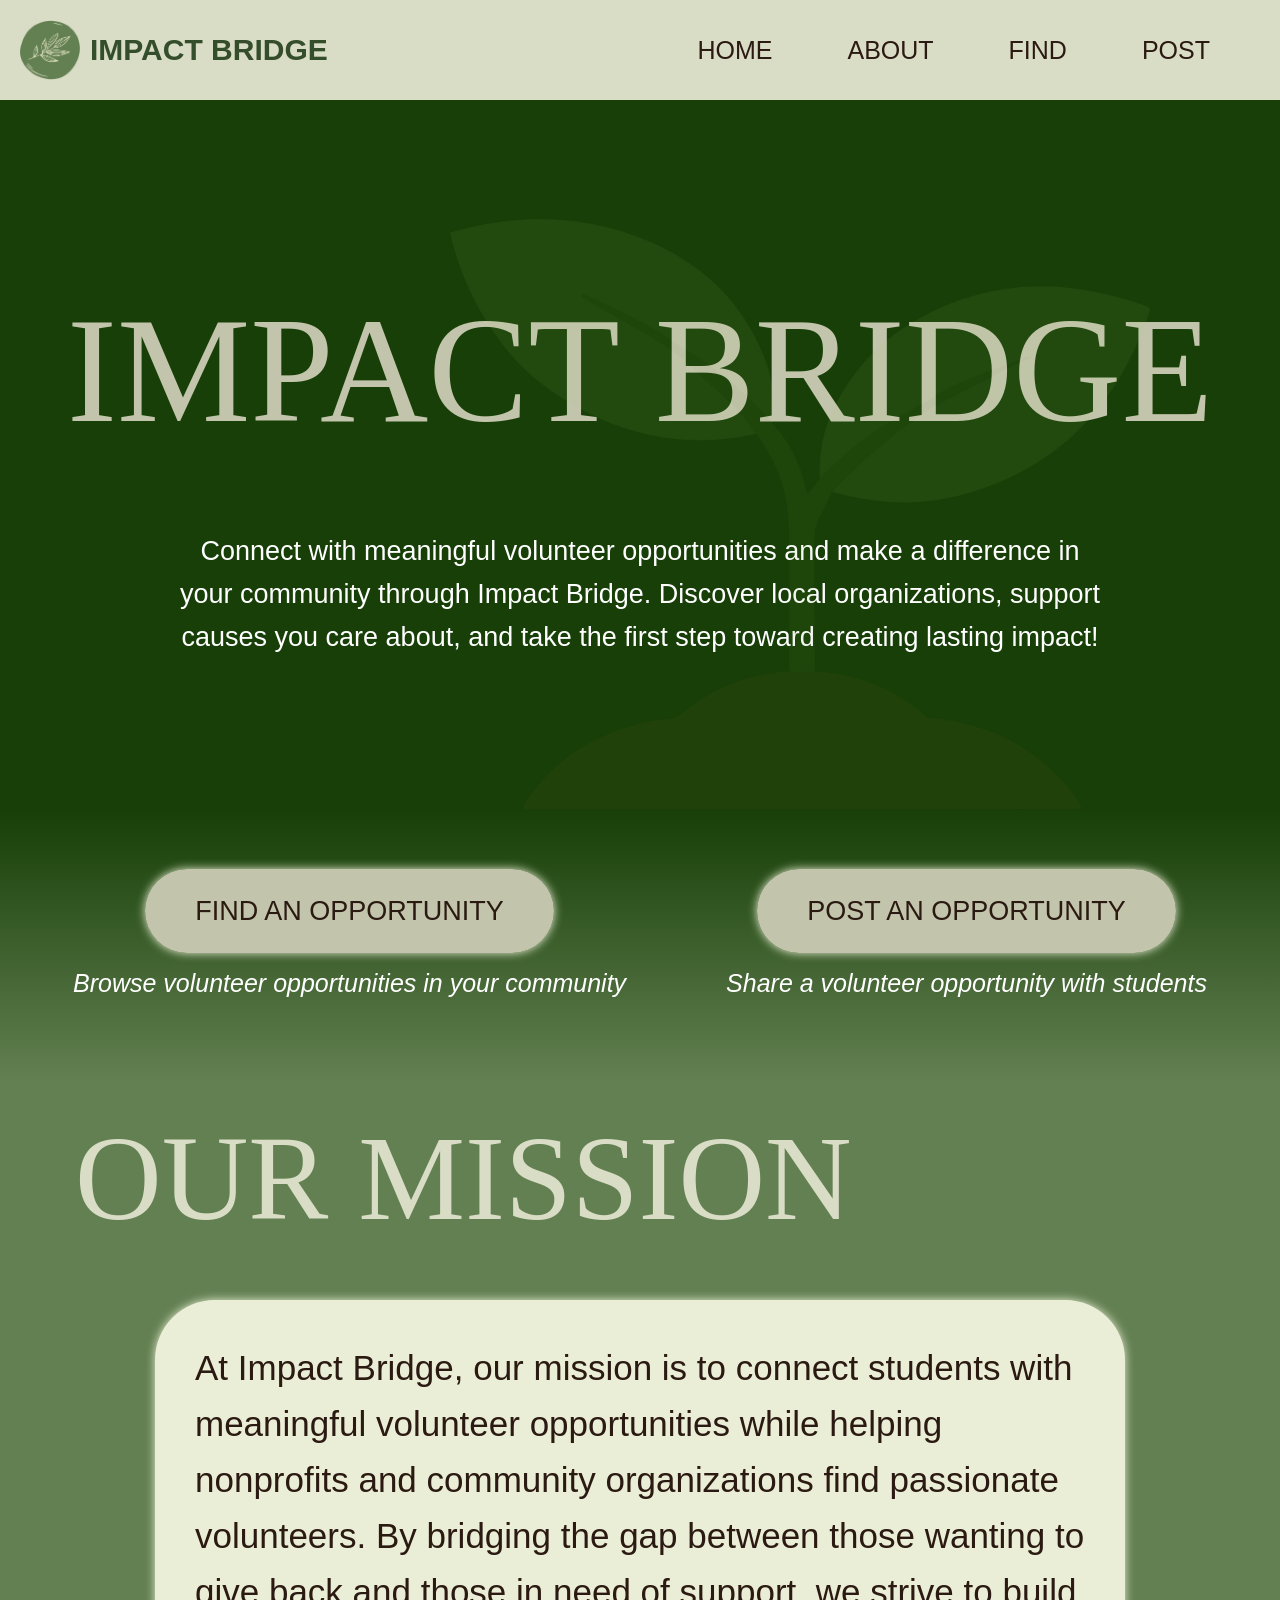
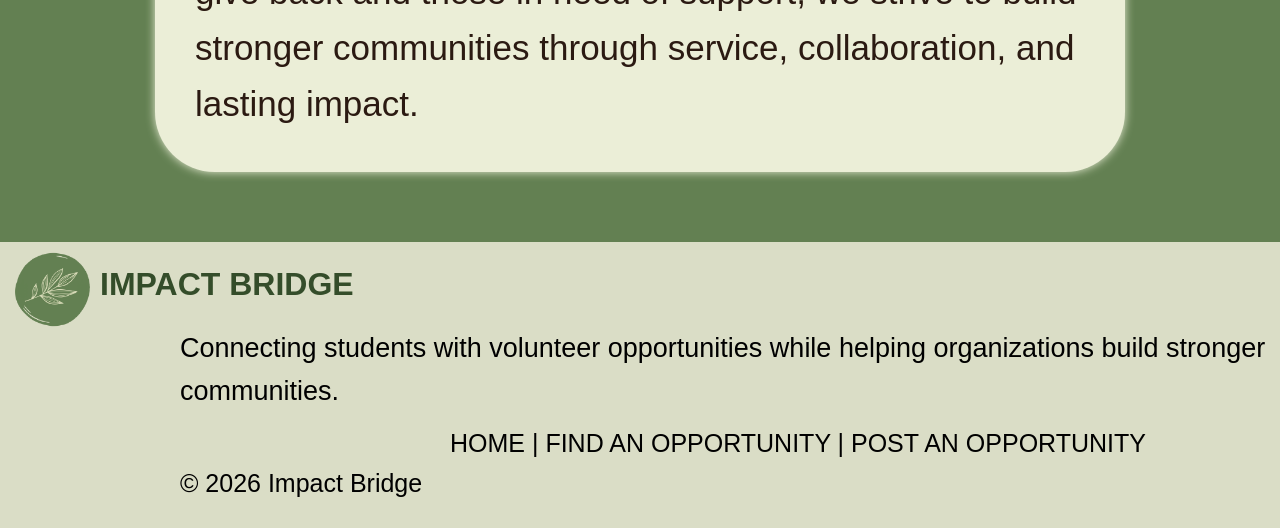
<file: index.html>
<!DOCTYPE html>
<html lang="en">
<head>
  <meta charset="UTF-8">
  <meta name="viewport" content="width=device-width, initial-scale=1.0">
  <meta name="google-site-verification" content="3zeLHT1XRuhRYNy5u2KgGJaIWoUIBS2D9ENFiYF3Nto" />
  <title>Impact Bridge | Student Volunteer Opportunities</title>
  <meta name="description"
  content="Impact Bridge connects students with meaningful volunteer opportunities while helping local nonprofits find passionate student volunteers.">
  <link rel="icon" type="image/png" href="assets/logo.png">
  <link rel="stylesheet" href="style.css">
</head>
<body>

  <nav>
    <navL>
      <img src="assets/logo.png">
      <p class="logo-text">IMPACT BRIDGE</p>
    </navL>
    <navR>
    <a class="nav-link" href="index.html">HOME</a>
    <a class="nav-link" href = "about.html">ABOUT</a>
    <a class="nav-link" href="opportunities.html">FIND</a>
    <a class="nav-link" href="post.html">POST</a>
    </navR>
  </nav>

  <section class = "hero">
    <img class = "leaf" src="assets/leaf.png">
    <h1 class="hero-title">IMPACT BRIDGE</h1>
    <p class="hero-text">Connect with meaningful volunteer opportunities and make a difference in your
    community through Impact Bridge. Discover local organizations, support causes you
    care about, and take the first step toward creating lasting impact!</p>
  </section>

  <section class = "action-section">
    <div class = "action-card">
      <a class="action-button" href="opportunities.html">FIND AN OPPORTUNITY</a>
      <p class="button-desc">Browse volunteer opportunities in your community</p>
    </div>

    <div class = "action-card">
      <a class="action-button" href="post.html">POST AN OPPORTUNITY</a>
      <p class="button-desc">Share a volunteer opportunity with students</p>
    </div>
  </section>

  <script src="script.js"></script>

  <section class = "mission-section">
    <p class = "mission-title">OUR MISSION</p>
    <p class = "mission-text">At Impact Bridge, our mission is to connect students with
    meaningful volunteer opportunities while helping nonprofits and
    community organizations find passionate volunteers. By bridging
    the gap between those wanting to give back and those in need of
    support, we strive to build stronger communities through service,
    collaboration, and lasting impact.</p>
  </section>

  <section class = "footer">
    <div class = "footer-logo">
      <img class = "footer-img" src="assets/logo.png">
      <p class = "footer-logo-text">IMPACT BRIDGE</p>
    </div>
    <p class = "footer-desc">Connecting students with volunteer opportunities while helping organizations build stronger communities.</p>
    <p class = "footer-pages">HOME   |    FIND AN OPPORTUNITY   |   POST AN OPPORTUNITY</p>
    <p class = "copyright">© 2026 Impact Bridge</p>
  </section>
</body>
</html>
</file>
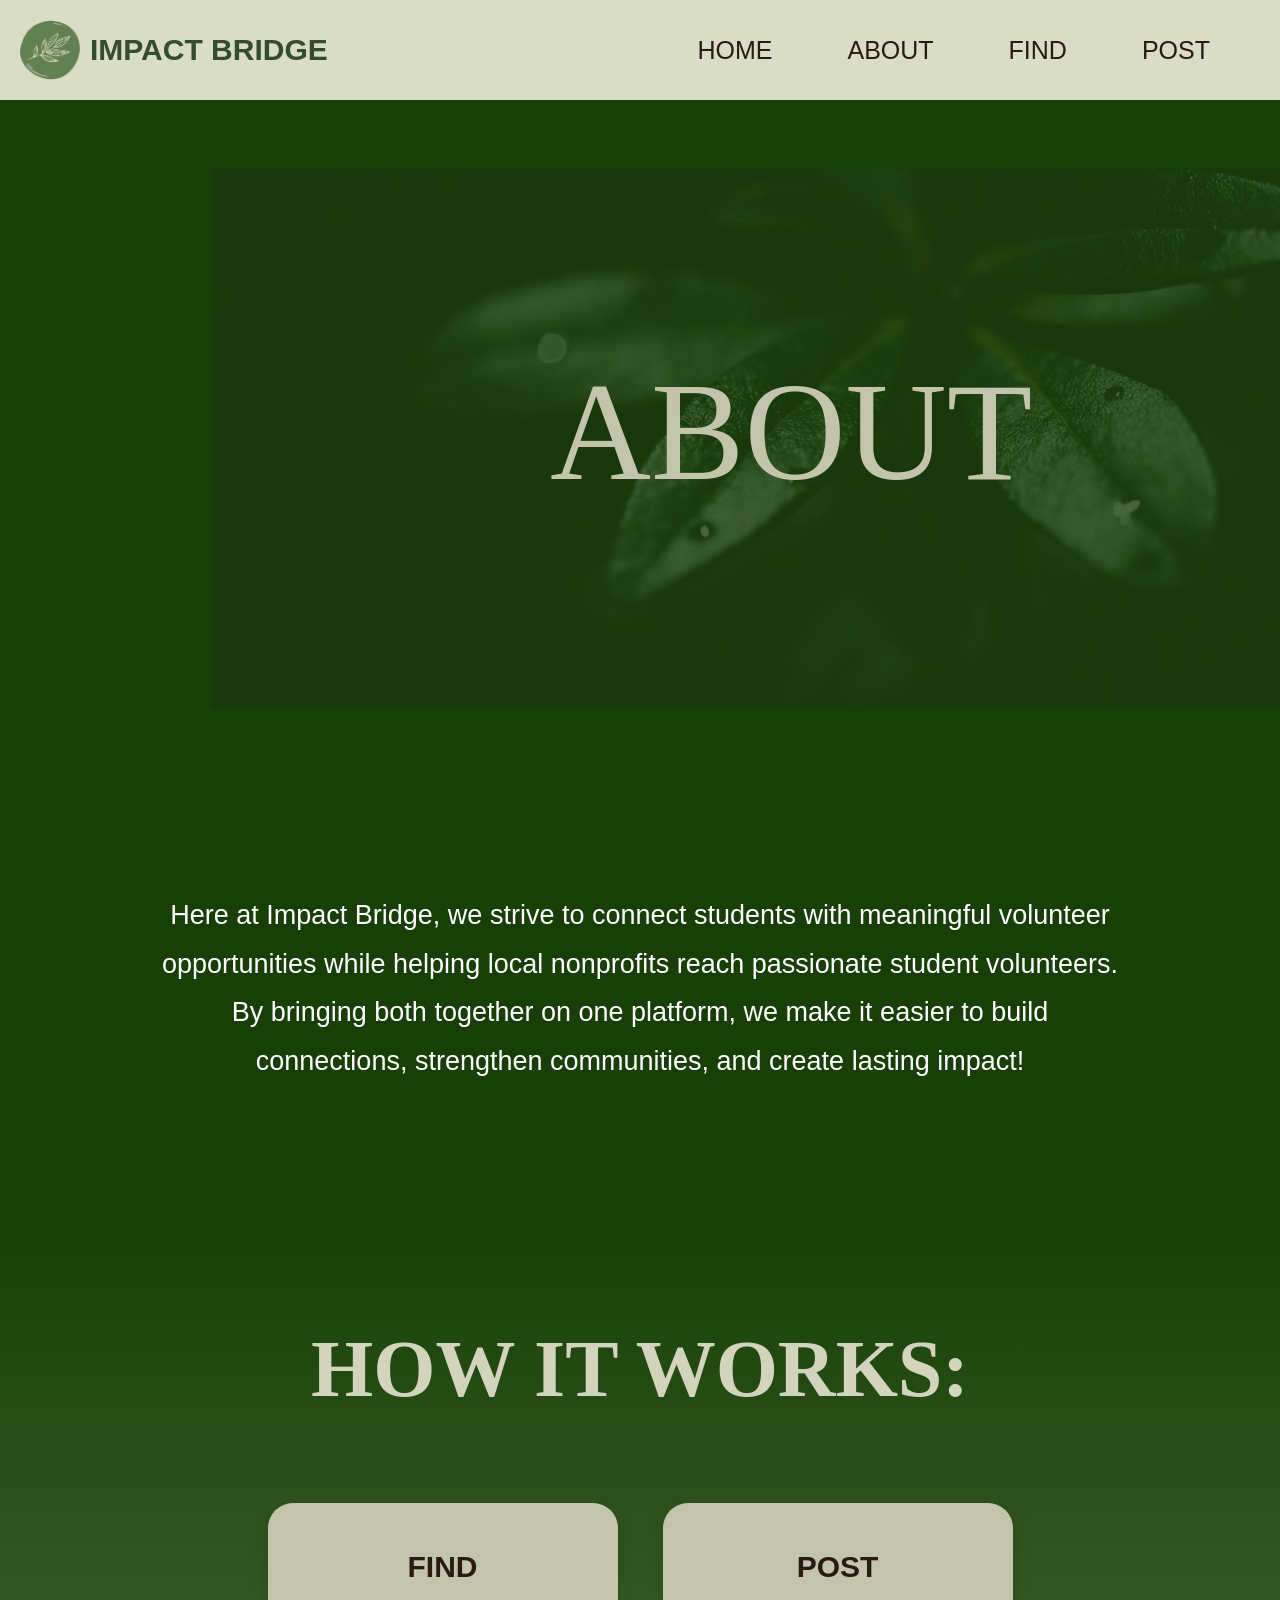
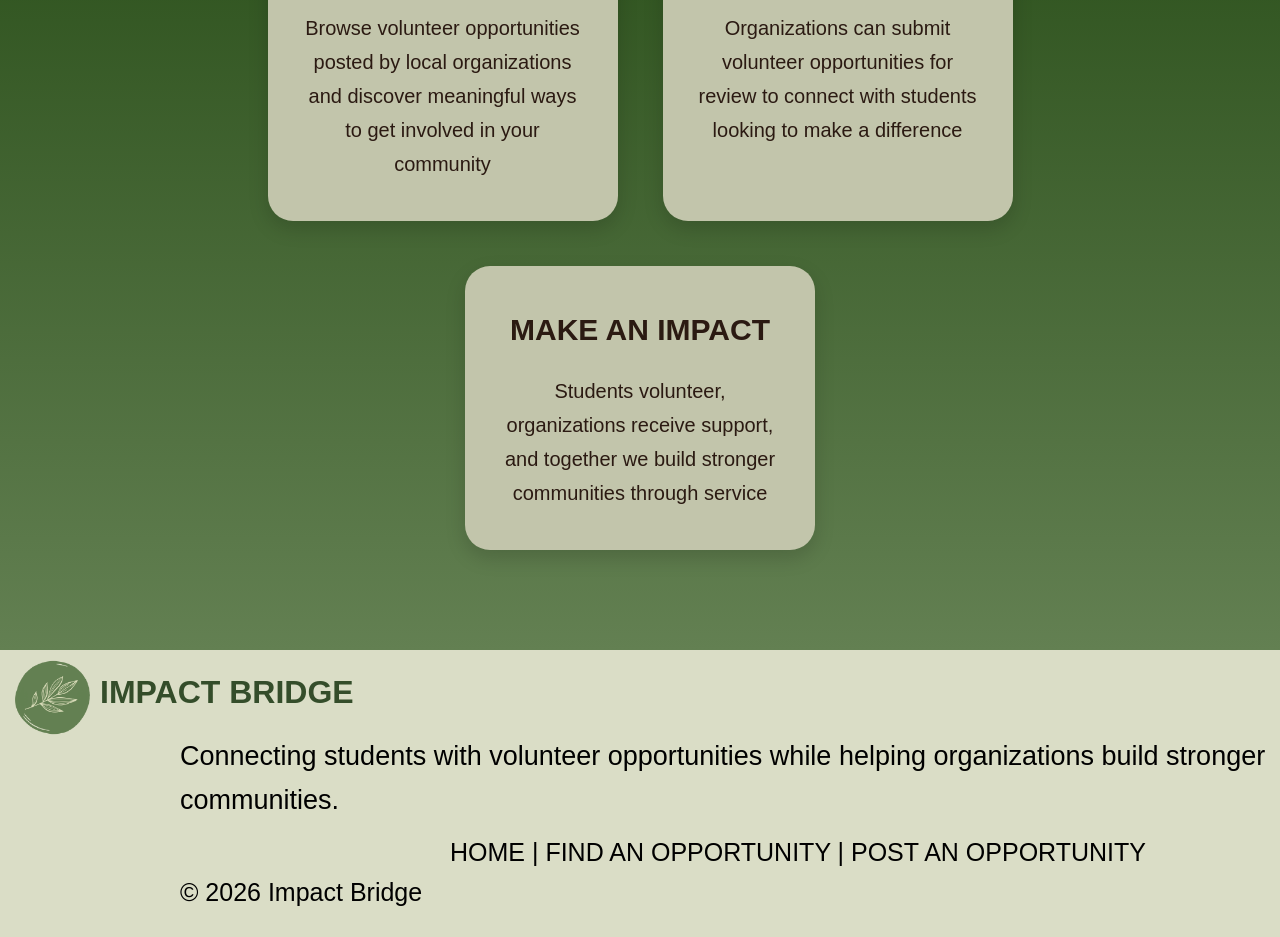
<file: about.html>
<!DOCTYPE html>
<html lang="en">
<head>
  <meta charset="UTF-8">
  <meta name="viewport" content="width=device-width, initial-scale=1.0">
  <meta name="google-site-verification" content="3zeLHT1XRuhRYNy5u2KgGJaIWoUIBS2D9ENFiYF3Nto" />
  <title>Impact Bridge</title>
  <link rel="stylesheet" href="style.css">
</head>
<body>

  <nav>
    <navL>
      <img src="assets/logo.png">
      <p class="logo-text">IMPACT BRIDGE</p>
    </navL>
    <navR>
    <a class="nav-link" href="index.html">HOME</a>
    <a class="nav-link" href = "about.html">ABOUT</a>
    <a class="nav-link" href="opportunities.html">FIND</a>
    <a class="nav-link" href="post.html">POST</a>
    </navR>
  </nav>

  <section class = "post-hero">
    <img class = "post-image" src="assets/about-img.png">
    <p class = "about-title">ABOUT</p>
  </section>

  <section class = "about-main">
    <p class = "about-main-info">Here at Impact Bridge, we strive to connect students with meaningful volunteer opportunities while helping local nonprofits reach passionate student volunteers.
    By bringing both together on one platform, we make it easier to build connections, strengthen communities, and create lasting impact!
    </p>
  </section>

<section class="how-section">

  <h2 class="how-title">HOW IT WORKS:</h2>
  <div class="how-container">

    <div class="how-card">
      <h3>FIND</h3>
      <p>
        Browse volunteer opportunities posted by local organizations and
        discover meaningful ways to get involved in your community
      </p>
    </div>

    <div class="how-card">
      <h3>POST</h3>
      <p>
        Organizations can submit volunteer opportunities for review to
        connect with students looking to make a difference
      </p>
    </div>

    <div class="how-card">
      <h3>MAKE AN IMPACT</h3>
      <p>
        Students volunteer, organizations receive support, and together we
        build stronger communities through service
      </p>
    </div>
  </div>

</section>

  <section class = "footer">
    <div class = "footer-logo">
      <img class = "footer-img" src="assets/logo.png">
      <p class = "footer-logo-text">IMPACT BRIDGE</p>
    </div>
    <p class = "footer-desc">Connecting students with volunteer opportunities while helping organizations build stronger communities.</p>
    <p class = "footer-pages">HOME   |    FIND AN OPPORTUNITY   |   POST AN OPPORTUNITY</p>
    <p class = "copyright">© 2026 Impact Bridge</p>
  </section>
</body>
</html>
</file>
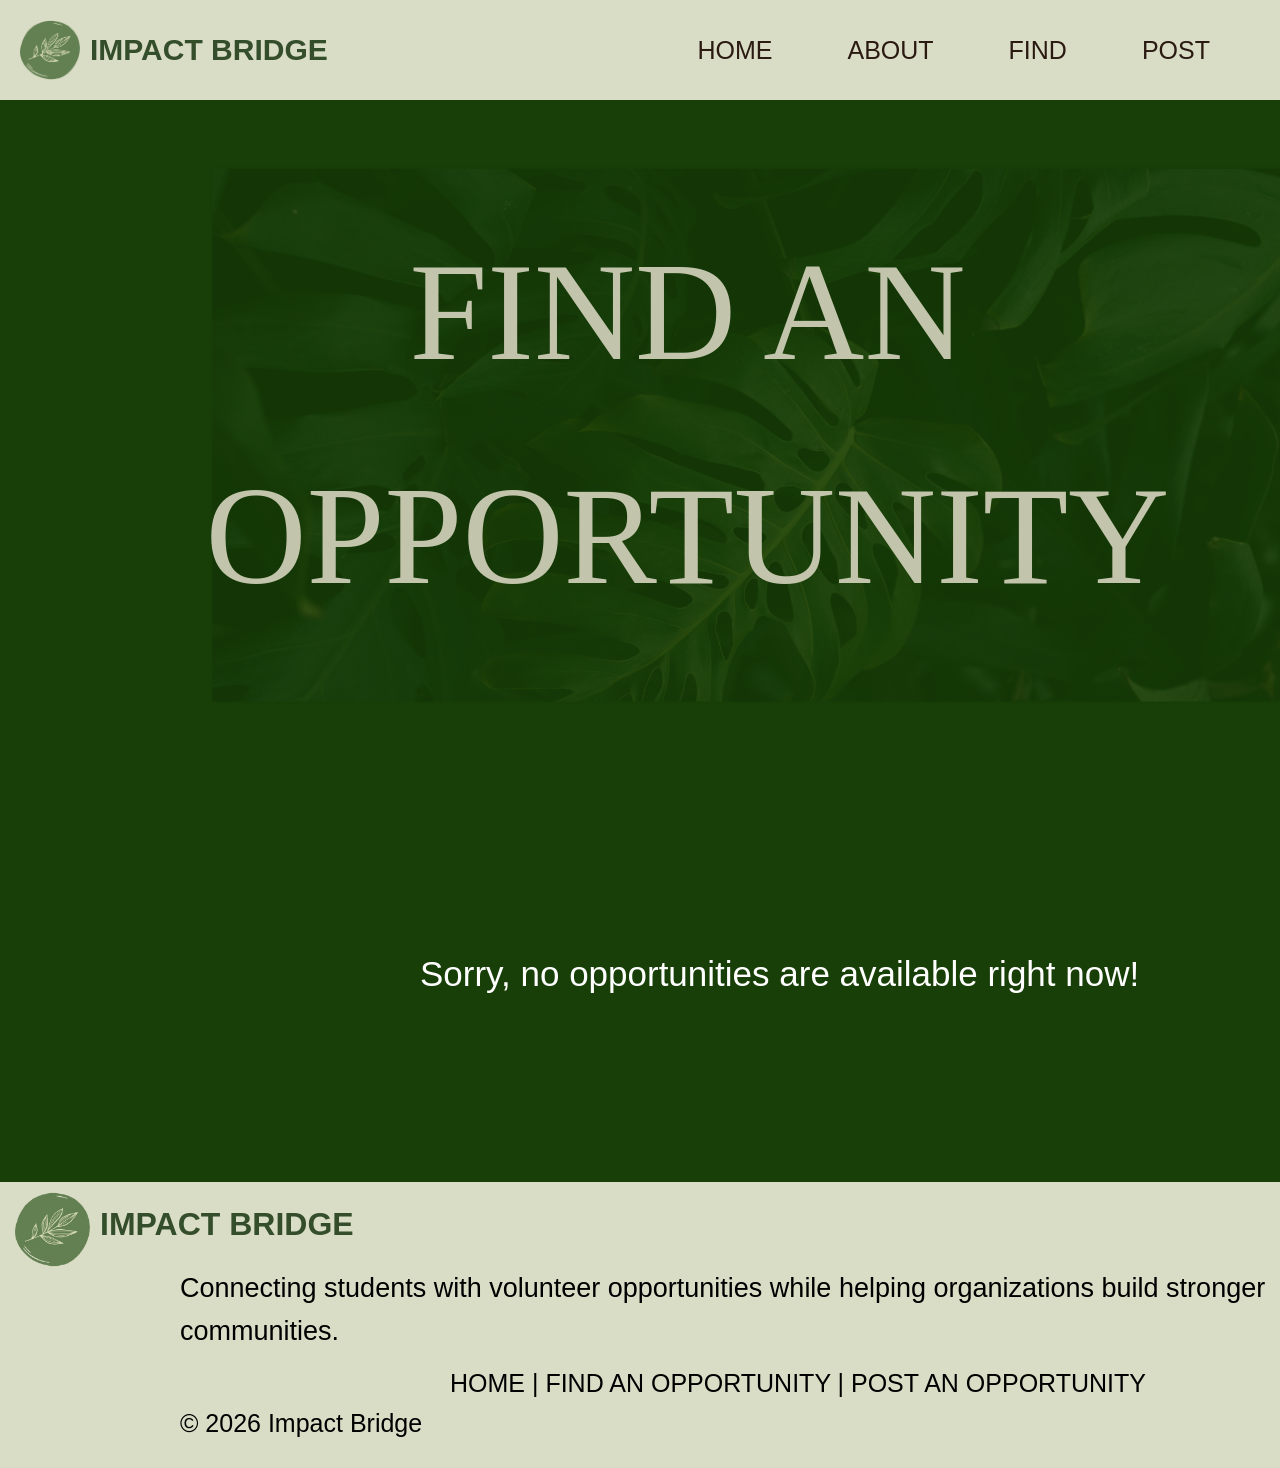
<file: opportunities.html>
<!DOCTYPE html>
<html lang="en">
  <head>
  <meta charset="UTF-8">
  <meta name="viewport" content="width=device-width, initial-scale=1.0">
  <title>Volunteer Opportunities|Impact Bridge</title>
  <link rel="stylesheet" href="style.css">
</head>
<body>
  
  <nav>
    <navL>
      <img src="assets/logo.png">
      <p class="logo-text">IMPACT BRIDGE</p>
    </navL>
    <navR>
    <a class="nav-link" href="index.html">HOME</a>
    <a class="nav-link" href = "about.html">ABOUT</a>
    <a class="nav-link" href="opportunities.html">FIND</a>
    <a class="nav-link" href="post.html">POST</a>
    </navR>
  </nav>

  <section class = "post-hero">
    <img class = "find-image" src="assets/find-img.png">
    <p class = "post-title">FIND AN OPPORTUNITY</p>
  </section>

  <section class="opportunity-section">

    <p id="subtitle" class="opportunity-subtitle">
    Explore volunteer opportunities in your community!
    </p>

  <section class="opportunity-list">
    <div class="track">
        
    </div>
  </section>

</section>

  <section class = "footer">
    <div class = "footer-logo">
      <img class = "footer-img" src="assets/logo.png">
      <p class = "footer-logo-text">IMPACT BRIDGE</p>
    </div>
    <p class = "footer-desc">Connecting students with volunteer opportunities while helping organizations build stronger communities.</p>
    <p class = "footer-pages">HOME   |    FIND AN OPPORTUNITY   |   POST AN OPPORTUNITY</p>
    <p class = "copyright">© 2026 Impact Bridge</p>
  </section>
  
  <script src="script.js"></script>
</body>
</html>
</file>
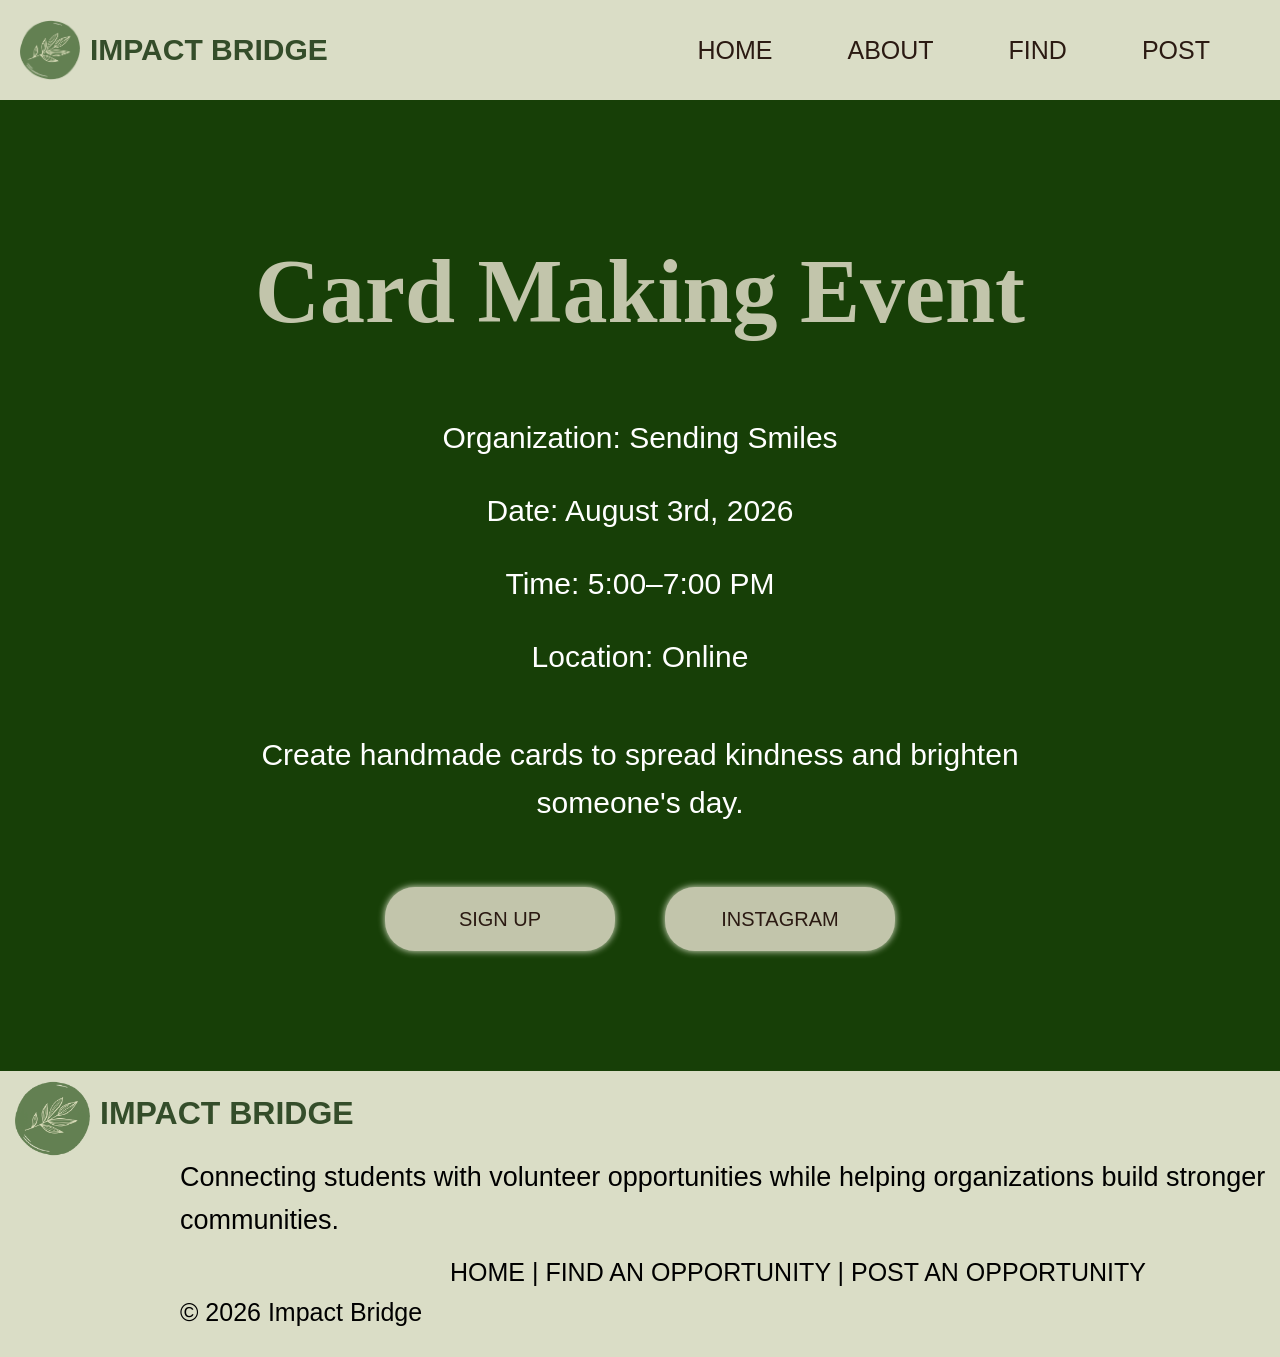
<file: opportunity.html>
<!DOCTYPE html>
<html lang="en">
<head>
  <meta charset="UTF-8">
  <meta name="viewport" content="width=device-width, initial-scale=1.0">
  <title>Impact Bridge</title>
  <link rel="stylesheet" href="style.css">
</head>
<body>

  <nav>
    <navL>
      <img src="assets/logo.png">
      <p class="logo-text">IMPACT BRIDGE</p>
    </navL>
    <navR>
    <a class="nav-link" href="index.html">HOME</a>
    <a class="nav-link" href = "about.html">ABOUT</a>
    <a class="nav-link" href="opportunities.html">FIND</a>
    <a class="nav-link" href="post.html">POST</a>
    </navR>
  </nav>

 <section class="details-section">

  <h1 class="details-title">Card Making Event</h1>

  <p class="details-info">Organization: Sending Smiles</p>
  <p class="details-info">Date: August 3rd, 2026</p>
  <p class="details-info">Time: 5:00–7:00 PM</p>
  <p class="details-info">Location: Online</p>
  <p class="details-description">
    Create handmade cards to spread kindness and brighten someone's day.
  </p>

  <div class = "details-buttons">
    <a class="more-button">SIGN UP</a>
    <a class="more-button">INSTAGRAM</a>
  </div>

</section>

<section class = "footer">
    <div class = "footer-logo">
      <img class = "footer-img" src="assets/logo.png">
      <p class = "footer-logo-text">IMPACT BRIDGE</p>
    </div>
    <p class = "footer-desc">Connecting students with volunteer opportunities while helping organizations build stronger communities.</p>
    <p class = "footer-pages">HOME   |    FIND AN OPPORTUNITY   |   POST AN OPPORTUNITY</p>
    <p class = "copyright">© 2026 Impact Bridge</p>
  </section>
  
  <script src="script.js"></script>
</body>
</html>
</file>
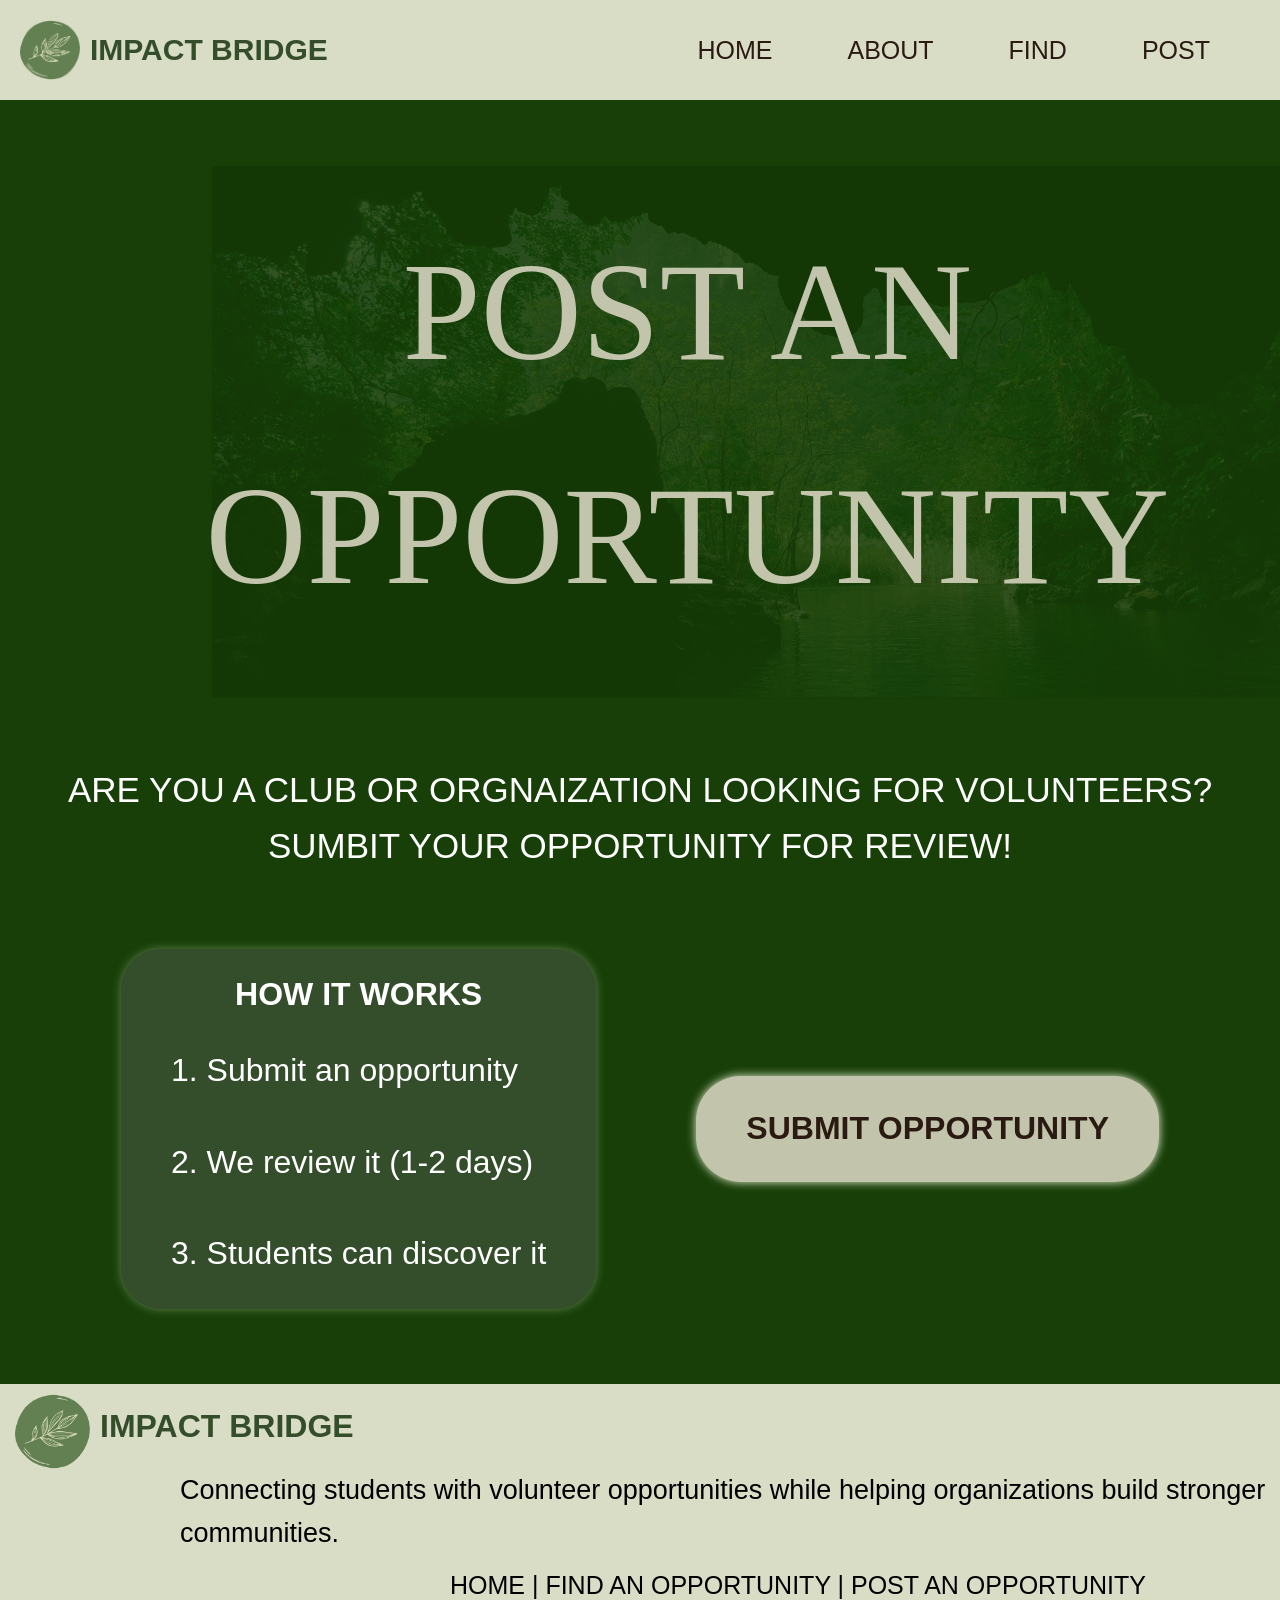
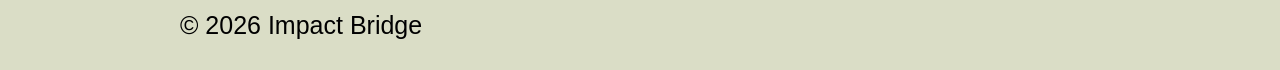
<file: post.html>
<!DOCTYPE html>
<html lang="en">
  <head>
  <meta charset="UTF-8">
  <meta name="viewport" content="width=device-width, initial-scale=1.0">
  <title>Post an Opportunity|Impact Bridge</title>
  <link rel="stylesheet" href="style.css">
</head>
<body>
  <nav>
      <navL>
        <img src="assets/logo.png">
        <p class="logo-text">IMPACT BRIDGE</p>
      </navL>
      <navR>
      <a class="nav-link" href="index.html">HOME</a>
      <a class="nav-link" href = "about.html">ABOUT</a>
      <a class="nav-link" href="opportunities.html">FIND</a>
      <a class="nav-link" href="post.html">POST</a>
      </navR>
    </nav>
    
  <section class = "post-hero">
    <img class = "post-image" src="assets/post-image.png">
    <p class = "post-title">POST AN OPPORTUNITY</p>
  </section>

  <section class = "post-info">
    <p class = "post-desc">ARE YOU A CLUB OR ORGNAIZATION LOOKING FOR VOLUNTEERS?</p>
    <p class = "post-desc" >SUMBIT YOUR OPPORTUNITY FOR REVIEW!</p>
    <div class="process">
      <div class="steps-container">
        <p class="steps-title">HOW IT WORKS</p>
        
        <p class="steps">1. Submit an opportunity</p>
        <p class="steps">2. We review it (1-2 days)</p>
        <p class="steps">3. Students can discover it</p>
    </div>
  <a class="submit" href="https://forms.gle/BUiMQB2aL4w45ZsbA">SUBMIT OPPORTUNITY</a>
  </div>
  </section>

  <section class = "footer">
    <div class = "footer-logo">
      <img class = "footer-img" src="assets/logo.png">
      <p class = "footer-logo-text">IMPACT BRIDGE</p>
    </div>
    <p class = "footer-desc">Connecting students with volunteer opportunities while helping organizations build stronger communities.</p>
    <p class = "footer-pages">HOME   |    FIND AN OPPORTUNITY   |   POST AN OPPORTUNITY</p>
    <p class = "copyright">© 2026 Impact Bridge</p>
  </section>
  
  <script src="script.js"></script>
</body>
</html>
</file>
<file: style.css>
/* Global Styles */
* {
  margin: 0;
  padding: 0;
  box-sizing: border-box;
}

body {
  font-family: -apple-system, BlinkMacSystemFont, 'Segoe UI', Roboto, Oxygen, Ubuntu, sans-serif;
  line-height: 1.6;
  background-color: #f5f5f5;
  color: #333;
}

h1 {
  color: #2563eb;
  margin-bottom: 10px;
}

p {
  color: #666;
}

nav{
  background-color: #daddc6;
  padding: 20px;
  padding-right: 70px;
  display: flex;
  justify-content: space-between;
  align-items: center;
}

navL{
  display: flex;
  gap:10px;
  align-items: center;
}

navR{
  display: flex;
  gap: 75px;
}

img{
  width:60px;
}

.logo-text{
  color: #344d2a;
  font-weight: bold;
  font-size: 30px;
}

.nav-link{
  color: #2b1a12;
  font-size: 25px;
  text-decoration: none;
  transition: 0.2s;
}

.nav-link:hover{
  color: #2b1a12;
  font-size: 25px;
  text-decoration: none;
  background-color: #c2c5ab;
  padding-right: 10px;
  padding-left: 10px;
  border-radius: 15px;
}

.hero{
  text-align: center;
  background-color: #173f07;
  padding-top: 150px;
  padding-bottom: 150px;
  position: relative;
}

.hero-title{
  font-size: 150px;
  font-family: Cormorant Garamond;
  color: #c2c5ab;
  margin-bottom: 40px;
  font-weight: normal;
  animation: fadeUp 1.5s ease;
}

@keyframes fadeUp {
  from {
    opacity: 0;
    transform: translateY(30px);
  }
  to {
    opacity: 1;
    transform: translateY(0);
  }
}

.hero-text{
  font-size: 27px;
  padding-left: 175px;
  padding-right: 175px;
  color: #ffffff;
}

.leaf{
  position: absolute;
  width: 700px;
  left: 450px;
  top: 10px;
  animation: float 4s ease;
}

@keyframes float {
  0%, 100% {
    transform: translateY(0);
  }
  50% {
    transform: translateY(-15px);
  }
}

.action-section{
  display: flex;
  gap: 100px;
  text-align: center;
  padding-top: 80px;
  padding-bottom: 80px;
  justify-content: center;
  background: linear-gradient(to bottom, #173f07, #638052);
}

.action-button{
  font-size: 27px;
  text-decoration: none;
  color: #2b1a12;
  background-color: #c2c5ab;
  border-radius: 45px;
  padding: 27px 50px;
  box-shadow: 0px 0px 10px #ebeed7;
  transition: 0.2s;
}

.action-button:hover{
  font-size: 29px;
  padding: 29px 50px;
}

.button-desc{
  margin-top: 30px;
  font-size: 25px;
  color: #ffffff;
  font-style: italic;
}

.mission-section{
  background-color: #638052;
  padding-bottom: 70px;
  overflow: hidden;
}

.mission-title{
  font-size: 120px;
  font-family: Cormorant Garamond;
  color: #daddc6;
  padding-bottom: 25px;
  padding-left: 75px;
}

.mission-text{
  font-size: 35px;
  color: #2b1a12;
  background-color: #ebeed7;
  margin: 0 155px;
  padding: 40px;
  border-radius: 60px;
  box-shadow: 0px 0px 10px #ebeed7;
}

.footer{
  background-color: #daddc6;
  padding-bottom: 25px;
}

.footer-logo{
  display: flex;
  gap: 10px;
  align-items: center;
}

.footer-img{
  width: 75px;
  padding-top: 10px;
  margin-left: 15px;
}

.footer-logo-text{
  font-size: 32px;
  color: #344d2a;
  font-weight: bold;
}

.footer-desc{
  margin-left: 180px;
  font-size: 27px;
  margin-bottom: 10px;
  color: #000;
}

.footer-pages{
  margin-left: 450px;
  font-size: 25px;
  color: #000;
}

.copyright{
  color: #000;
  font-size: 25px;
  margin-left: 180px;
}

.post-image{
  width: 1300px;
  margin: 0 150px;
  padding: 60px;
  display: block;
}

.post-hero{
  background-color: #173f07;
  position: relative;
}

.post-title{
  position: absolute;
  font-size: 140px;
  color: #c2c5ab;
  font-family: Cormorant Garamond;
  top:100px;
  left: 95px;
  text-align: center;
}

.post-info{
  background-color: #173f07;
}

.post-desc{
  font-size: 35px;
  color: #fff;
  text-align: center;
}

.process{
  padding-top: 75px;
  font-size: 32px;
  color: #fff;
  display: flex;
  align-items: center;
  justify-content: center;
  gap: 100px;
  padding-bottom: 75px;
}

.submit{
  text-decoration: none;
  color: #2b1a12;
  font-weight: bold;
  background-color: #c2c5ab;
  border-radius: 45px;
  padding: 27px 50px;
  box-shadow: 0px 0px 10px #ebeed7;
  transition: 0.2s;
}

.submit:hover{
  font-size: 34px;
  padding: 29px 50px;
}

.steps{
  color: #fff;
  margin-bottom: 40px;
}

.steps-container{
  background-color: #344d2a;
  padding: 10px 50px;
  border-radius: 40px;
  box-shadow: 0px 0px 10px #638052;
}

.steps:last-child{
  margin-bottom: 20px;
}

.steps-container:hover{
  background-color: #3f5a34;
}

.steps-title{
  font-size: 35;
  font-weight: bold;
  color: #fff;
  text-align: center;
  padding-top: 10px;
  margin-bottom: 25px;
}

.find-image{
  width: 1300px;
  margin: 0 150px;
  padding: 60px;
  display: block;
}

.empty-state{
  background-color: #173f07;
  padding-top: 230px;
  padding-bottom: 280px;
}

.empty-text{
  color: #fff;
  font-size: 35px;
  text-align: center;
  width: 100%;
  margin-left: 320px;
}

.opportunity-list{
  background-color: #173f07;
  padding: 100px 0;
  overflow-x: auto;
}

.card{
  background-color: #344d2a;
  padding: 50px;
  border-radius: 40px;
  box-shadow: 0px 0px 10px #638052;
  width: 520px;
  flex-shrink: 0;
  transition: 0.2s;
}

.card:hover{
  background-color: #3f5a34;
}

.card-title{
  color: #fff;
  font-weight: bold;
  font-size: 30px;
  margin-bottom: 30px;
}

.card-details{
  color: #fff;
  font-size: 23px;
  margin-bottom: 40px;
}

.more-button{
  text-decoration: none;
  color: #2b1a12;
  background-color: #c2c5ab;
  border-radius: 30px;;
  box-shadow: 0px 0px 7px #ebeed7;
  transition: 0.2s;
  margin-top: 10px;
  padding: 16px 50px;
  display: inline-block;
  font-size: 20px;
  width: 230px;
  text-align: center;
}

.more-button:hover{
  background-color: #daddc6;
  transform: translateY(-4px);
}

.track{
  display: flex;
  gap: 50px;
  padding: 0 100px;
  width: max-content;
}

.opportunity-section{
  background-color: #173f07;
  padding: 80px 0;
}

.opportunity-subtitle{
  color: #ffffff;
  font-size: 35px;
  text-align: center;
  margin-bottom: 12px;
}

.details-section{
  background-color: #173f07;
  padding-top: 120px;
  padding-bottom: 120px;
  text-align: center;
}

.details-title{
  color: #c2c5ab;
  font-family: Cormorant Garamond;
  font-size: 90px;
  margin-bottom: 50px;
}

.details-info{
  color: #fff;
  font-size: 30px;
  margin-bottom: 25px;
}

.details-description{
  color: #fff;
  font-size: 30px;
  margin: 50px auto;
  width: 70%;
}

.details-buttons{
    display: flex;
    justify-content: center;
    gap: 50px;
}

.about-title{
  position: absolute;
  font-size: 140px;
  color: #c2c5ab;
  font-family: Cormorant Garamond;
  top:220px;
  left: 550px;
  text-align: center;
}

.about-main{
  background-color: #173f07;
  color: #ffffff;
  text-align: center;
  padding: 120px 12%;
}

.about-main-info{
  font-size: 27px;
  line-height: 1.8;
  max-width: 1200px;
  margin: 0 auto;
  color: #fff;
}

.how-section{
  background: linear-gradient(to bottom, #173f07, #638052);
  padding: 100px 8%;
  text-align: center;
}

.how-title{
  font-size: 80px;
  font-family: "Cormorant Garamond";
  color: #d2d4bd;
  margin-bottom: 70px;
}

.how-container{
  display: flex;
  justify-content: center;
  gap: 45px;
  flex-wrap: wrap;
}

.how-card{
  background-color: #c2c5ab;
  width: 350px;
  padding: 40px 30px;
  border-radius: 25px;
  box-shadow: 0 8px 20px rgba(0,0,0,0.15);
}

.how-card:hover{
  background-color: #d2d4c3;
}

.how-card h3{
  color: #2b1a12;
  font-size: 30px;
  margin-bottom: 20px;
  font-weight: bold;;
}

.how-card p{
  color: #2b1a12;
  font-size: 20px;
  line-height: 1.7;
}
</file>
